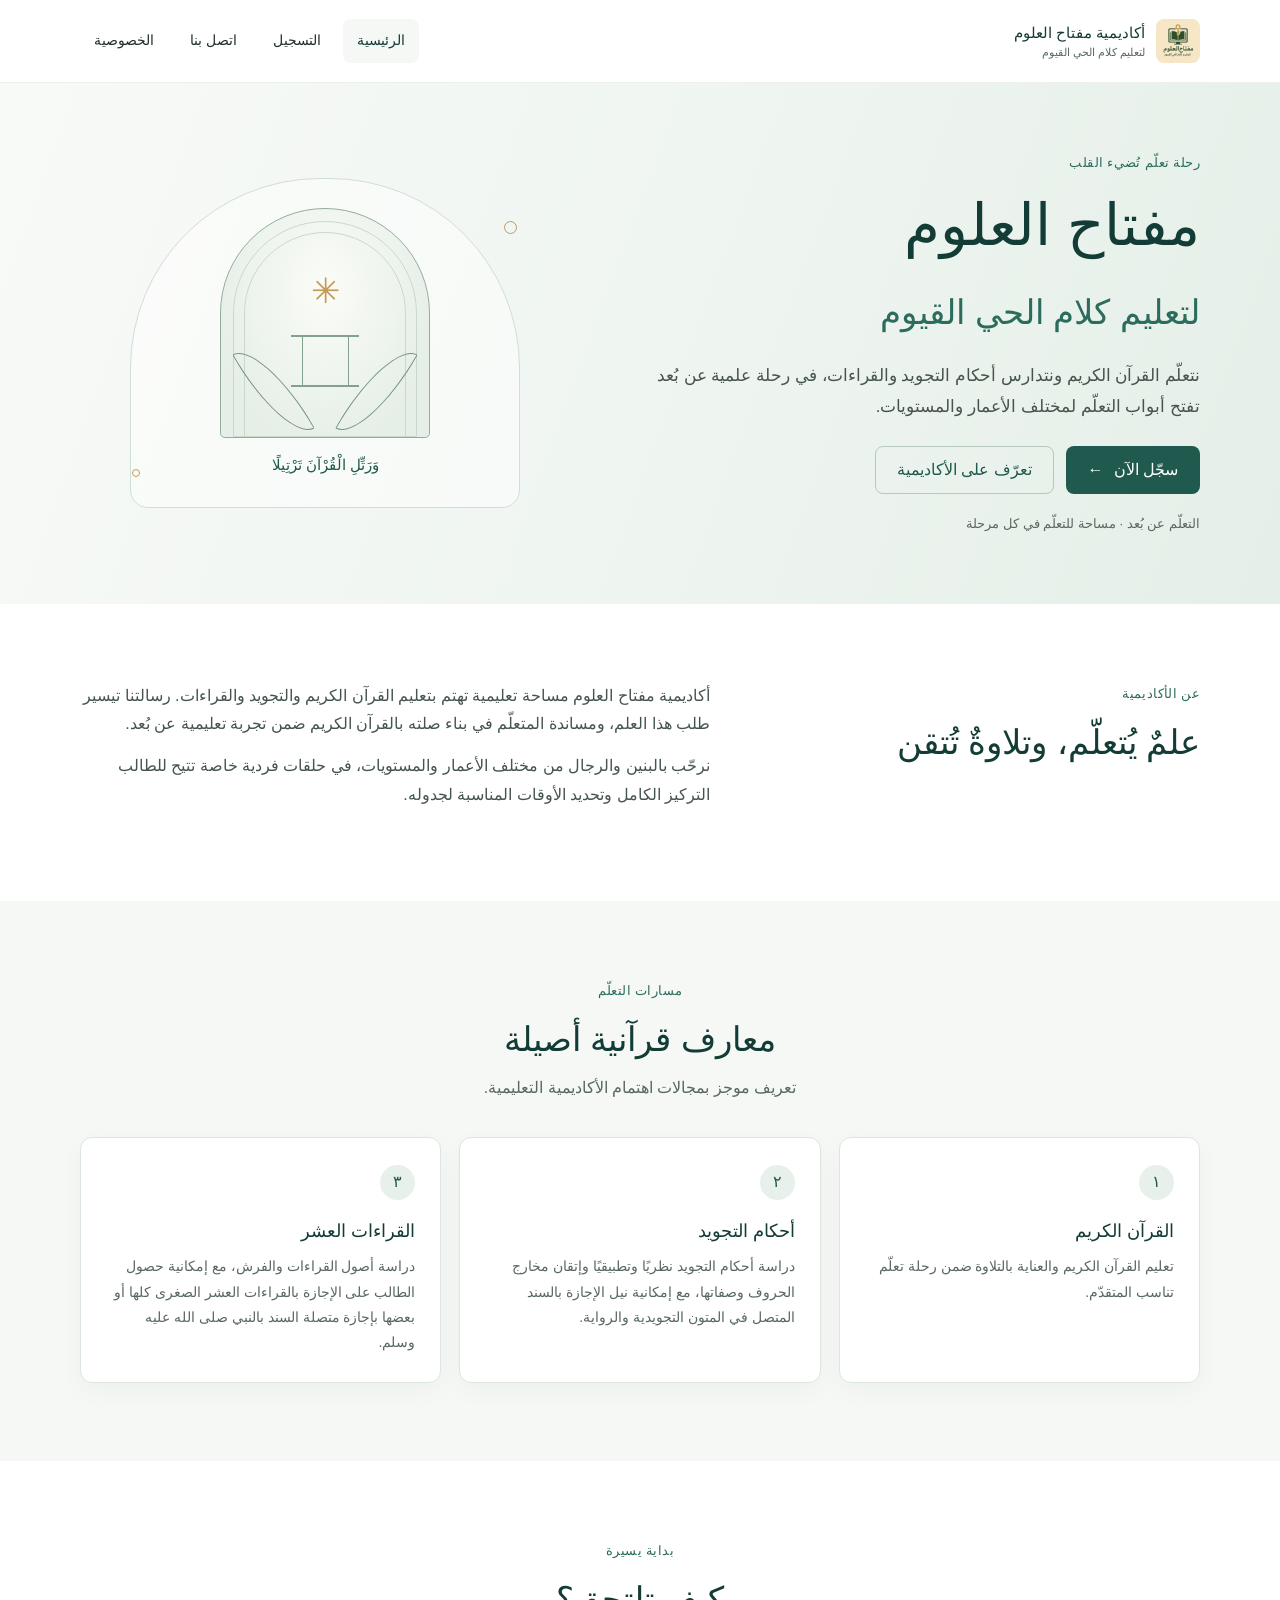
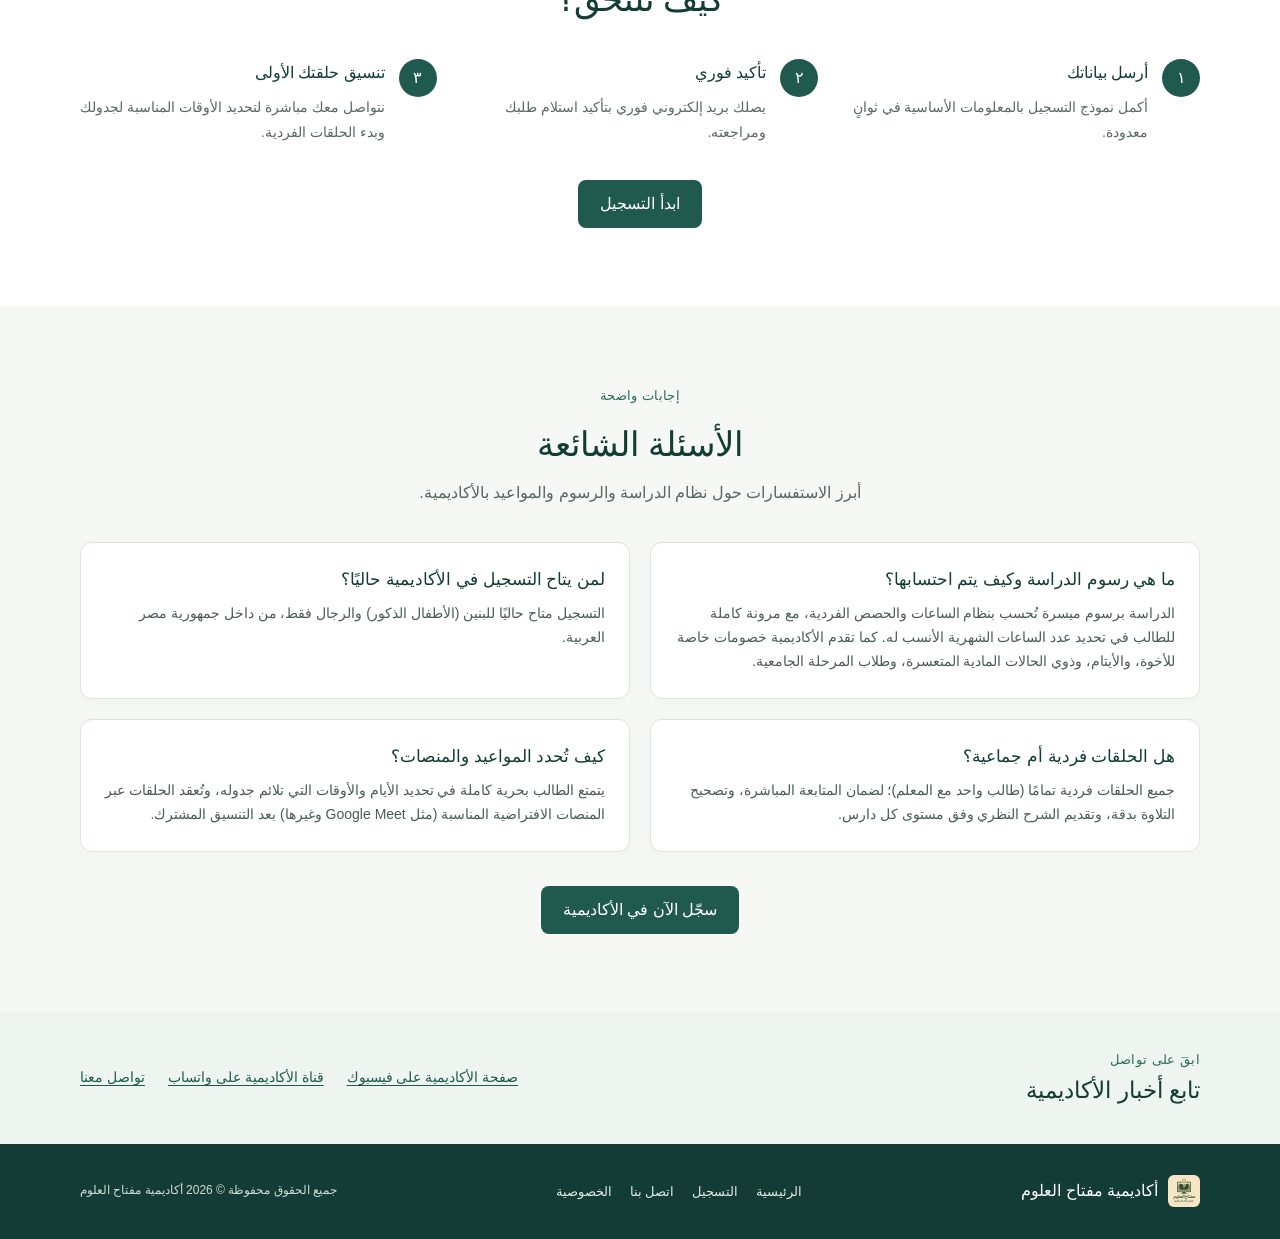
<file: index.html>
<!doctype html>
<html lang="ar" dir="rtl">
<head>
  <meta charset="utf-8">
  <meta name="viewport" content="width=device-width, initial-scale=1">
  <meta name="theme-color" content="#123c35">
  <meta name="description" content="أكاديمية مفتاح العلوم لتعليم كلام الحي القيوم. تعليم القرآن الكريم والتجويد والقراءات عن بُعد لمختلف الأعمار والمستويات.">
  <meta property="og:type" content="website">
  <meta property="og:title" content="أكاديمية مفتاح العلوم">
  <meta property="og:description" content="تعليم القرآن الكريم والتجويد والقراءات عن بُعد.">
  <title>أكاديمية مفتاح العلوم | تعليم كلام الحي القيوم</title>
  <link rel="icon" type="image/png" href="assets/images/logo.png">
  <link rel="stylesheet" href="assets/css/style.css">
  <script src="assets/js/config.js" defer></script>
  <script src="assets/js/main.js" defer></script>
</head>
<body>
  <a class="skip-link" href="#main-content">انتقل إلى المحتوى الرئيسي</a>
  <header class="site-header">
    <div class="container header-inner">
      <a class="brand" href="index.html" aria-label="أكاديمية مفتاح العلوم - الصفحة الرئيسية">
        <img class="brand-logo" src="assets/images/logo.png" alt="شعار أكاديمية مفتاح العلوم" width="46" height="46">
        <span class="brand-copy"><strong>أكاديمية مفتاح العلوم</strong><small>لتعليم كلام الحي القيوم</small></span>
      </a>
      <nav class="site-nav" aria-label="التنقل الرئيسي">
        <a href="index.html" aria-current="page">الرئيسية</a>
        <a href="register.html">التسجيل</a>
        <a href="contact.html">اتصل بنا</a>
        <a href="privacy.html">الخصوصية</a>
      </nav>
    </div>
  </header>

  <main id="main-content">
    <section class="hero">
      <div class="container hero-grid">
        <div class="hero-copy">
          <p class="eyebrow">رحلة تعلّم تُضيء القلب</p>
          <h1>مفتاح العلوم<br><span>لتعليم كلام الحي القيوم</span></h1>
          <p class="hero-intro">نتعلّم القرآن الكريم ونتدارس أحكام التجويد والقراءات، في رحلة علمية عن بُعد تفتح أبواب التعلّم لمختلف الأعمار والمستويات.</p>
          <div class="hero-actions">
            <a class="button button-primary" href="register.html">سجّل الآن <span aria-hidden="true">←</span></a>
            <a class="button button-quiet" href="#about">تعرّف على الأكاديمية</a>
          </div>
          <p class="hero-note">التعلّم عن بُعد · مساحة للتعلّم في كل مرحلة</p>
        </div>
        <div class="hero-art" aria-hidden="true">
          <div class="art-frame">
            <div class="art-arch"><span class="art-star">✳</span><span class="art-lines"></span><span class="art-leaf leaf-one"></span><span class="art-leaf leaf-two"></span></div>
            <span class="art-caption">وَرَتِّلِ الْقُرْآنَ تَرْتِيلًا</span>
          </div>
          <span class="art-dot dot-one"></span><span class="art-dot dot-two"></span>
        </div>
      </div>
    </section>

    <section class="section" id="about">
      <div class="container about-grid">
        <div>
          <p class="eyebrow">عن الأكاديمية</p>
          <h2>علمٌ يُتعلّم، وتلاوةٌ تُتقن</h2>
        </div>
        <div class="about-copy">
          <p>أكاديمية مفتاح العلوم مساحة تعليمية تهتم بتعليم القرآن الكريم والتجويد والقراءات. رسالتنا تيسير طلب هذا العلم، ومساندة المتعلّم في بناء صلته بالقرآن الكريم ضمن تجربة تعليمية عن بُعد.</p>
          <p>نرحّب بالبنين والرجال من مختلف الأعمار والمستويات، في حلقات فردية خاصة تتيح للطالب التركيز الكامل وتحديد الأوقات المناسبة لجدوله.</p>
        </div>
      </div>
    </section>

    <section class="section section-tinted" aria-labelledby="learning-title">
      <div class="container">
        <div class="section-heading">
          <p class="eyebrow">مسارات التعلّم</p>
          <h2 id="learning-title">معارف قرآنية أصيلة</h2>
          <p>تعريف موجز بمجالات اهتمام الأكاديمية التعليمية.</p>
        </div>
        <div class="cards-grid">
          <article class="info-card">
            <span class="card-number" aria-hidden="true">١</span>
            <h3>القرآن الكريم</h3>
            <p>تعليم القرآن الكريم والعناية بالتلاوة ضمن رحلة تعلّم تناسب المتقدّم.</p>
          </article>
          <article class="info-card">
            <span class="card-number" aria-hidden="true">٢</span>
            <h3>أحكام التجويد</h3>
            <p>دراسة أحكام التجويد نظريًا وتطبيقيًا وإتقان مخارج الحروف وصفاتها، مع إمكانية نيل الإجازة بالسند المتصل في المتون التجويدية والرواية.</p>
          </article>
          <article class="info-card">
            <span class="card-number" aria-hidden="true">٣</span>
            <h3>القراءات العشر</h3>
            <p>دراسة أصول القراءات والفرش، مع إمكانية حصول الطالب على الإجازة بالقراءات العشر الصغرى كلها أو بعضها بإجازة متصلة السند بالنبي صلى الله عليه وسلم.</p>
          </article>
        </div>
      </div>
    </section>

    <section class="section" aria-labelledby="steps-title">
      <div class="container">
        <div class="section-heading">
          <p class="eyebrow">بداية يسيرة</p>
          <h2 id="steps-title">كيف تلتحق؟</h2>
        </div>
        <ol class="steps-list">
          <li><span>١</span><div><h3>أرسل بياناتك</h3><p>أكمل نموذج التسجيل بالمعلومات الأساسية في ثوانٍ معدودة.</p></div></li>
          <li><span>٢</span><div><h3>تأكيد فوري</h3><p>يصلك بريد إلكتروني فوري بتأكيد استلام طلبك ومراجعته.</p></div></li>
          <li><span>٣</span><div><h3>تنسيق حلقتك الأولى</h3><p>نتواصل معك مباشرة لتحديد الأوقات المناسبة لجدولك وبدء الحلقات الفردية.</p></div></li>
        </ol>
        <div class="center-action"><a class="button button-primary" href="register.html">ابدأ التسجيل</a></div>
      </div>
    </section>

    <section class="section section-tinted" id="faq" aria-labelledby="faq-title">
      <div class="container">
        <div class="section-heading">
          <p class="eyebrow">إجابات واضحة</p>
          <h2 id="faq-title">الأسئلة الشائعة</h2>
          <p>أبرز الاستفسارات حول نظام الدراسة والرسوم والمواعيد بالأكاديمية.</p>
        </div>
        <div class="faq-grid">
          <article class="faq-item">
            <h3>ما هي رسوم الدراسة وكيف يتم احتسابها؟</h3>
            <p>الدراسة برسوم ميسرة تُحسب بنظام الساعات والحصص الفردية، مع مرونة كاملة للطالب في تحديد عدد الساعات الشهرية الأنسب له. كما تقدم الأكاديمية خصومات خاصة للأخوة، والأيتام، وذوي الحالات المادية المتعسرة، وطلاب المرحلة الجامعية.</p>
          </article>
          <article class="faq-item">
            <h3>لمن يتاح التسجيل في الأكاديمية حاليًا؟</h3>
            <p>التسجيل متاح حاليًا للبنين (الأطفال الذكور) والرجال فقط، من داخل جمهورية مصر العربية.</p>
          </article>
          <article class="faq-item">
            <h3>هل الحلقات فردية أم جماعية؟</h3>
            <p>جميع الحلقات فردية تمامًا (طالب واحد مع المعلم)؛ لضمان المتابعة المباشرة، وتصحيح التلاوة بدقة، وتقديم الشرح النظري وفق مستوى كل دارس.</p>
          </article>
          <article class="faq-item">
            <h3>كيف تُحدد المواعيد والمنصات؟</h3>
            <p>يتمتع الطالب بحرية كاملة في تحديد الأيام والأوقات التي تلائم جدوله، وتُعقد الحلقات عبر المنصات الافتراضية المناسبة (مثل Google Meet وغيرها) بعد التنسيق المشترك.</p>
          </article>
        </div>
        <div class="center-action">
          <a class="button button-primary" href="register.html">سجّل الآن في الأكاديمية</a>
        </div>
      </div>
    </section>

    <section class="social-band" aria-labelledby="social-title">
      <div class="container social-inner">
        <div><p class="eyebrow">ابقَ على تواصل</p><h2 id="social-title">تابع أخبار الأكاديمية</h2></div>
        <ul class="social-links" aria-label="روابط التواصل الاجتماعي">
          <li data-social-item hidden><a data-social-link="facebook" href="https://facebook.com" target="_blank" rel="noopener noreferrer">صفحة الأكاديمية على فيسبوك</a></li>
          <li data-social-item hidden><a data-social-link="whatsappChannel" href="https://whatsapp.com" target="_blank" rel="noopener noreferrer">قناة الأكاديمية على واتساب</a></li>
          <li><a href="contact.html">تواصل معنا</a></li>
        </ul>
      </div>
    </section>
  </main>

  <footer class="site-footer">
    <div class="container footer-inner">
      <a class="footer-brand" href="index.html">
        <img class="footer-logo" src="assets/images/logo.png" alt="" width="34" height="34" aria-hidden="true">
        <span>أكاديمية مفتاح العلوم</span>
      </a>
      <nav class="footer-nav" aria-label="روابط التذييل">
        <a href="index.html">الرئيسية</a><a href="register.html">التسجيل</a><a href="contact.html">اتصل بنا</a><a href="privacy.html">الخصوصية</a>
      </nav>
      <p>جميع الحقوق محفوظة © <span data-current-year>2026</span> أكاديمية مفتاح العلوم</p>
    </div>
  </footer>
</body>
</html>
</file>
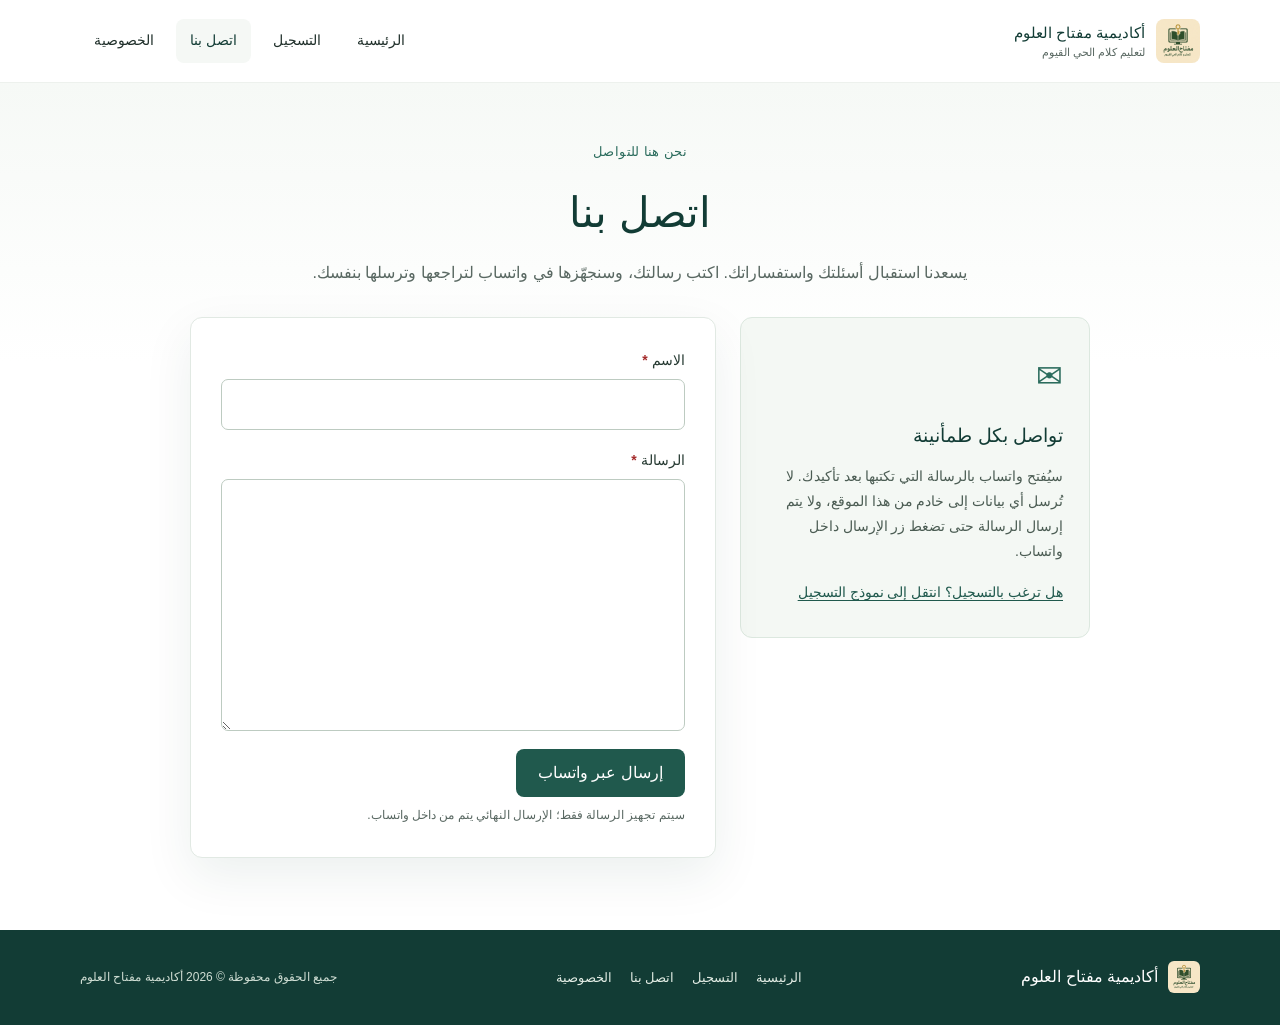
<file: contact.html>
<!doctype html>
<html lang="ar" dir="rtl">
<head>
  <meta charset="utf-8">
  <meta name="viewport" content="width=device-width, initial-scale=1">
  <meta name="theme-color" content="#123c35">
  <meta name="description" content="تواصل مع أكاديمية مفتاح العلوم للاستفسار. جهّز رسالة واتساب وأرسلها بنفسك.">
  <meta property="og:type" content="website">
  <meta property="og:title" content="اتصل بنا | أكاديمية مفتاح العلوم">
  <meta property="og:description" content="يسعدنا تواصلك واستفسارك عن الأكاديمية.">
  <title>اتصل بنا | أكاديمية مفتاح العلوم</title>
  <link rel="icon" type="image/png" href="assets/images/logo.png">
  <link rel="stylesheet" href="assets/css/style.css">
  <script src="assets/js/config.js" defer></script>
  <script src="assets/js/main.js" defer></script>
  <script src="assets/js/contact.js" defer></script>
</head>
<body>
  <a class="skip-link" href="#main-content">انتقل إلى المحتوى الرئيسي</a>
  <header class="site-header">
    <div class="container header-inner">
      <a class="brand" href="index.html" aria-label="أكاديمية مفتاح العلوم - الصفحة الرئيسية">
        <img class="brand-logo" src="assets/images/logo.png" alt="شعار أكاديمية مفتاح العلوم" width="46" height="46">
        <span class="brand-copy"><strong>أكاديمية مفتاح العلوم</strong><small>لتعليم كلام الحي القيوم</small></span>
      </a>
      <nav class="site-nav" aria-label="التنقل الرئيسي">
        <a href="index.html">الرئيسية</a><a href="register.html">التسجيل</a><a href="contact.html" aria-current="page">اتصل بنا</a><a href="privacy.html">الخصوصية</a>
      </nav>
    </div>
  </header>
  <main id="main-content" class="page-main">
    <section class="page-intro container">
      <p class="eyebrow">نحن هنا للتواصل</p>
      <h1>اتصل بنا</h1>
      <p>يسعدنا استقبال أسئلتك واستفساراتك. اكتب رسالتك، وسنجهّزها في واتساب لتراجعها وترسلها بنفسك.</p>
    </section>
    <div class="container contact-layout">
      <section class="contact-aside" aria-labelledby="contact-note-title">
        <div class="contact-symbol" aria-hidden="true">✉</div>
        <h2 id="contact-note-title">تواصل بكل طمأنينة</h2>
        <p>سيُفتح واتساب بالرسالة التي تكتبها بعد تأكيدك. لا تُرسل أي بيانات إلى خادم من هذا الموقع، ولا يتم إرسال الرسالة حتى تضغط زر الإرسال داخل واتساب.</p>
        <a href="register.html">هل ترغب بالتسجيل؟ انتقل إلى نموذج التسجيل</a>
      </section>
      <form class="form-card contact-form" id="contact-form" novalidate>
        <div class="field">
          <label for="contact-name">الاسم <span class="required-mark" aria-hidden="true">*</span></label>
          <input id="contact-name" name="name" type="text" autocomplete="name" required aria-describedby="contact-name-error">
          <span class="field-error" id="contact-name-error"></span>
        </div>
        <div class="field">
          <label for="contact-message">الرسالة <span class="required-mark" aria-hidden="true">*</span></label>
          <textarea id="contact-message" name="message" rows="8" required aria-describedby="contact-message-error"></textarea>
          <span class="field-error" id="contact-message-error"></span>
        </div>
        <button class="button button-primary" type="submit">إرسال عبر واتساب</button>
        <p class="privacy-note">سيتم تجهيز الرسالة فقط؛ الإرسال النهائي يتم من داخل واتساب.</p>
        <div class="form-feedback" id="contact-feedback" role="status" aria-live="polite" tabindex="-1"></div>
        <div class="handoff-tools" id="contact-handoff" hidden>
          <a class="button button-secondary" id="contact-whatsapp-link" href="#" target="_blank" rel="noopener noreferrer">فتح واتساب يدويًا</a>
          <button class="button button-quiet" id="contact-copy-button" type="button">نسخ الرسالة</button>
          <label class="field-help" for="contact-message-copy">إذا تعذّر فتح واتساب، يمكنك نسخ نص الرسالة هنا:</label>
          <textarea id="contact-message-copy" rows="6" readonly></textarea>
          <p class="copy-feedback" id="contact-copy-feedback" aria-live="polite"></p>
        </div>
      </form>
    </div>
  </main>
  <footer class="site-footer">
    <div class="container footer-inner">
      <a class="footer-brand" href="index.html">
        <img class="footer-logo" src="assets/images/logo.png" alt="" width="34" height="34" aria-hidden="true">
        <span>أكاديمية مفتاح العلوم</span>
      </a>
      <nav class="footer-nav" aria-label="روابط التذييل"><a href="index.html">الرئيسية</a><a href="register.html">التسجيل</a><a href="contact.html">اتصل بنا</a><a href="privacy.html">الخصوصية</a></nav>
      <p>جميع الحقوق محفوظة © <span data-current-year>2026</span> أكاديمية مفتاح العلوم</p>
    </div>
  </footer>
</body>
</html>
</file>
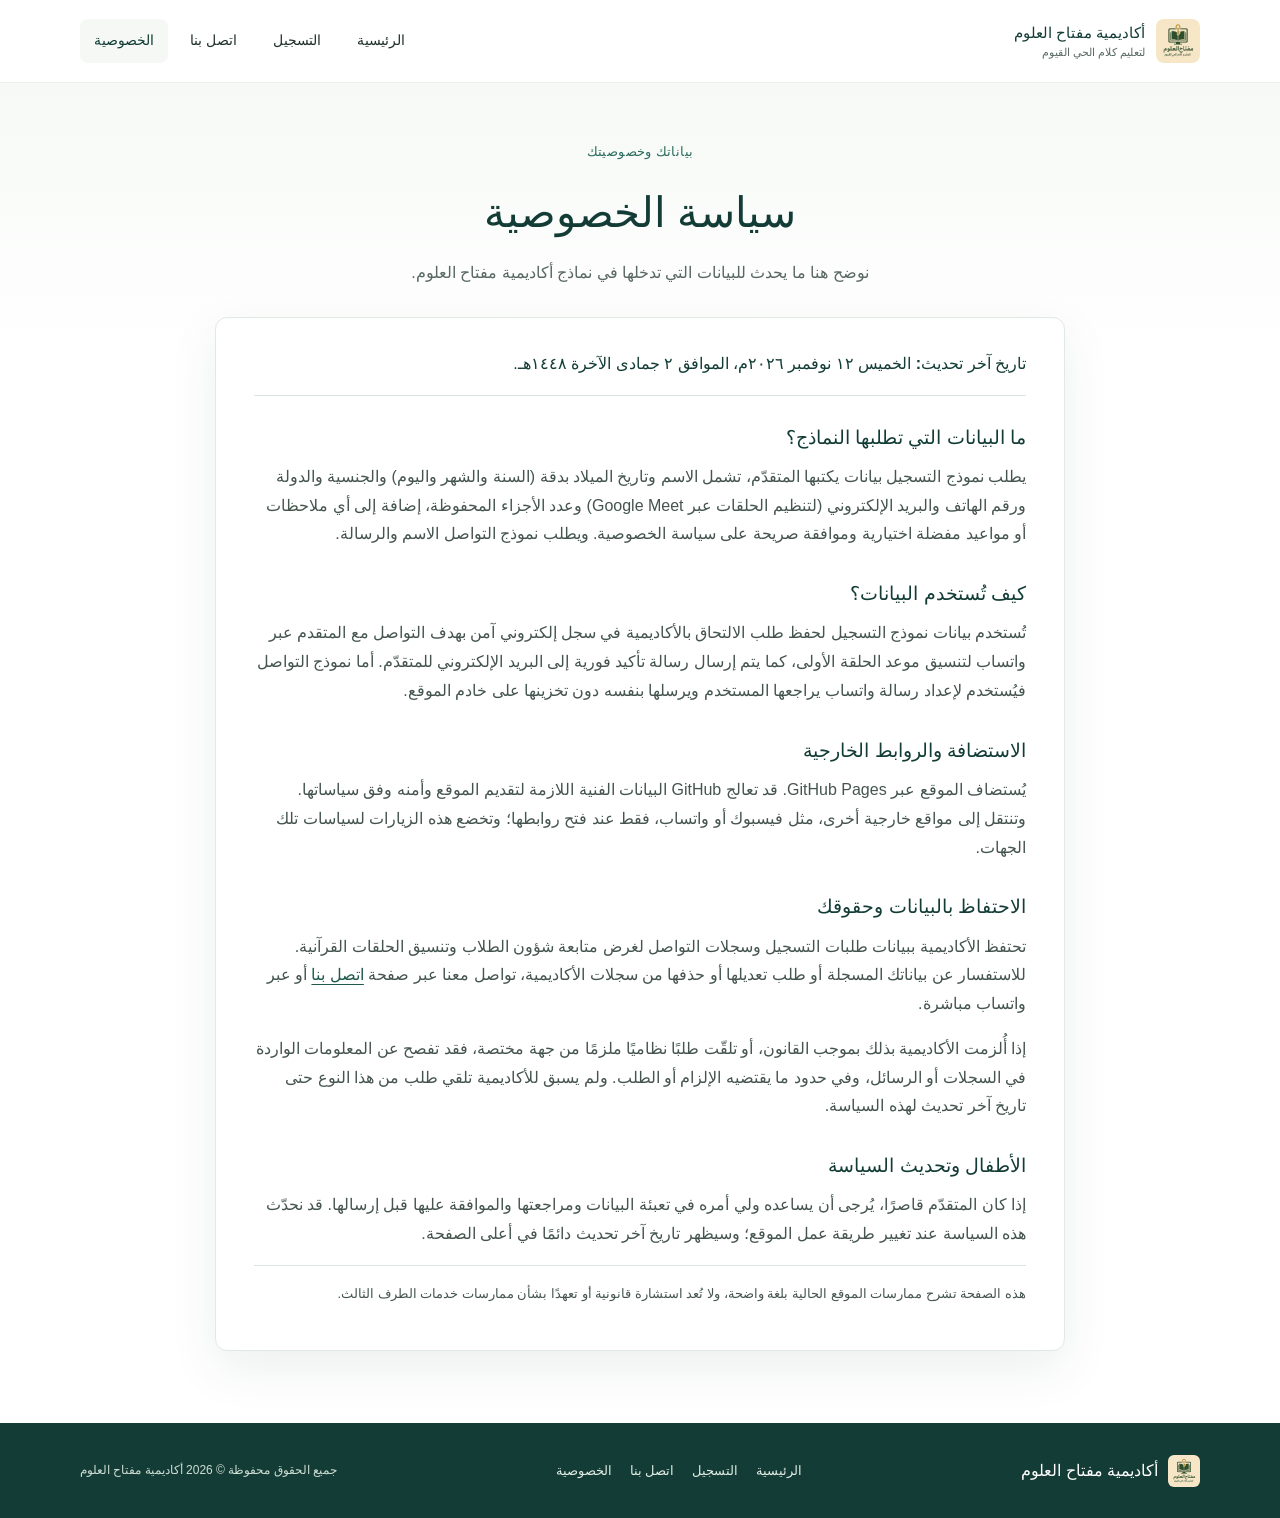
<file: privacy.html>
<!doctype html>
<html lang="ar" dir="rtl">
<head>
  <meta charset="utf-8">
  <meta name="viewport" content="width=device-width, initial-scale=1">
  <meta name="theme-color" content="#123c35">
  <meta name="description" content="سياسة خصوصية أكاديمية مفتاح العلوم، وتوضيح كيفية تعامل الموقع مع بيانات نماذج التسجيل والتواصل.">
  <meta property="og:type" content="website">
  <meta property="og:title" content="سياسة الخصوصية | أكاديمية مفتاح العلوم">
  <meta property="og:description" content="تعرف على البيانات التي تدخلها في الموقع وكيفية انتقالها إلى واتساب.">
  <title>سياسة الخصوصية | أكاديمية مفتاح العلوم</title>
  <link rel="icon" type="image/png" href="assets/images/logo.png">
  <link rel="stylesheet" href="assets/css/style.css">
</head>
<body>
  <a class="skip-link" href="#main-content">انتقل إلى المحتوى الرئيسي</a>
  <header class="site-header">
    <div class="container header-inner">
      <a class="brand" href="index.html" aria-label="أكاديمية مفتاح العلوم - الصفحة الرئيسية">
        <img class="brand-logo" src="assets/images/logo.png" alt="شعار أكاديمية مفتاح العلوم" width="46" height="46">
        <span class="brand-copy"><strong>أكاديمية مفتاح العلوم</strong><small>لتعليم كلام الحي القيوم</small></span>
      </a>
      <nav class="site-nav" aria-label="التنقل الرئيسي">
        <a href="index.html">الرئيسية</a><a href="register.html">التسجيل</a><a href="contact.html">اتصل بنا</a><a href="privacy.html" aria-current="page">الخصوصية</a>
      </nav>
    </div>
  </header>
  <main id="main-content" class="page-main">
    <section class="page-intro container">
      <p class="eyebrow">بياناتك وخصوصيتك</p>
      <h1>سياسة الخصوصية</h1>
      <p>نوضح هنا ما يحدث للبيانات التي تدخلها في نماذج أكاديمية مفتاح العلوم.</p>
    </section>
    <article class="container policy-content">
      <p class="policy-date"><strong>تاريخ آخر تحديث:</strong> الخميس ١٢ نوفمبر ٢٠٢٦م، الموافق ٢ جمادى الآخرة ١٤٤٨هـ.</p>

      <h2>ما البيانات التي تطلبها النماذج؟</h2>
      <p>يطلب نموذج التسجيل بيانات يكتبها المتقدّم، تشمل الاسم وتاريخ الميلاد بدقة (السنة والشهر واليوم) والجنسية والدولة ورقم الهاتف والبريد الإلكتروني (لتنظيم الحلقات عبر Google Meet) وعدد الأجزاء المحفوظة، إضافة إلى أي ملاحظات أو مواعيد مفضلة اختيارية وموافقة صريحة على سياسة الخصوصية. ويطلب نموذج التواصل الاسم والرسالة.</p>

      <h2>كيف تُستخدم البيانات؟</h2>
      <p>تُستخدم بيانات نموذج التسجيل لحفظ طلب الالتحاق بالأكاديمية في سجل إلكتروني آمن بهدف التواصل مع المتقدم عبر واتساب لتنسيق موعد الحلقة الأولى، كما يتم إرسال رسالة تأكيد فورية إلى البريد الإلكتروني للمتقدّم. أما نموذج التواصل فيُستخدم لإعداد رسالة واتساب يراجعها المستخدم ويرسلها بنفسه دون تخزينها على خادم الموقع.</p>

      <h2>الاستضافة والروابط الخارجية</h2>
      <p>يُستضاف الموقع عبر GitHub Pages. قد تعالج GitHub البيانات الفنية اللازمة لتقديم الموقع وأمنه وفق سياساتها. وتنتقل إلى مواقع خارجية أخرى، مثل فيسبوك أو واتساب، فقط عند فتح روابطها؛ وتخضع هذه الزيارات لسياسات تلك الجهات.</p>

      <h2>الاحتفاظ بالبيانات وحقوقك</h2>
      <p>تحتفظ الأكاديمية ببيانات طلبات التسجيل وسجلات التواصل لغرض متابعة شؤون الطلاب وتنسيق الحلقات القرآنية. للاستفسار عن بياناتك المسجلة أو طلب تعديلها أو حذفها من سجلات الأكاديمية، تواصل معنا عبر صفحة <a href="contact.html">اتصل بنا</a> أو عبر واتساب مباشرة.</p>
      <p>إذا أُلزمت الأكاديمية بذلك بموجب القانون، أو تلقّت طلبًا نظاميًا ملزمًا من جهة مختصة، فقد تفصح عن المعلومات الواردة في السجلات أو الرسائل، وفي حدود ما يقتضيه الإلزام أو الطلب. ولم يسبق للأكاديمية تلقي طلب من هذا النوع حتى تاريخ آخر تحديث لهذه السياسة.</p>

      <h2>الأطفال وتحديث السياسة</h2>
      <p>إذا كان المتقدّم قاصرًا، يُرجى أن يساعده ولي أمره في تعبئة البيانات ومراجعتها والموافقة عليها قبل إرسالها. قد نحدّث هذه السياسة عند تغيير طريقة عمل الموقع؛ وسيظهر تاريخ آخر تحديث دائمًا في أعلى الصفحة.</p>
      <p class="policy-disclaimer">هذه الصفحة تشرح ممارسات الموقع الحالية بلغة واضحة، ولا تُعد استشارة قانونية أو تعهدًا بشأن ممارسات خدمات الطرف الثالث.</p>
    </article>
  </main>
  <footer class="site-footer">
    <div class="container footer-inner">
      <a class="footer-brand" href="index.html">
        <img class="footer-logo" src="assets/images/logo.png" alt="" width="34" height="34" aria-hidden="true">
        <span>أكاديمية مفتاح العلوم</span>
      </a>
      <nav class="footer-nav" aria-label="روابط التذييل">
        <a href="index.html">الرئيسية</a><a href="register.html">التسجيل</a><a href="contact.html">اتصل بنا</a><a href="privacy.html" aria-current="page">الخصوصية</a>
      </nav>
      <p>جميع الحقوق محفوظة © <span data-current-year>2026</span> أكاديمية مفتاح العلوم</p>
    </div>
  </footer>
</body>
</html>
</file>
<file: assets/css/style.css>
:root {
  color-scheme: light;
  --green-950: #123c35;
  --green-800: #20594d;
  --green-700: #2b6c5d;
  --green-100: #e8f0eb;
  --green-50: #f5f8f5;
  --ink: #20302b;
  --muted: #596862;
  --gold: #c39b57;
  --line: #dce5df;
  --white: #fff;
  --danger: #a52c2c;
  --shadow: 0 18px 50px rgba(18, 60, 53, .08);
  font-family: Tahoma, "Segoe UI", Arial, sans-serif;
  font-synthesis: none;
  text-rendering: optimizeLegibility;
}

* { box-sizing: border-box; }
html { scroll-behavior: smooth; }
body { margin: 0; color: var(--ink); background: var(--white); line-height: 1.8; }
a { color: var(--green-800); text-underline-offset: .22em; }
a:hover { color: var(--green-950); }
button, input, select, textarea { font: inherit; }
button, a { touch-action: manipulation; }
.container { width: min(1120px, calc(100% - 40px)); margin-inline: auto; }
.skip-link { position: absolute; z-index: 20; top: 8px; right: 8px; padding: 10px 16px; color: #fff; background: var(--green-950); transform: translateY(-150%); }
.skip-link:focus { transform: translateY(0); }

:focus-visible { outline: 3px solid #bd7d1b; outline-offset: 3px; }
.site-header { position: relative; z-index: 2; background: #fff; border-bottom: 1px solid #edf1ed; }
.header-inner { min-height: 82px; display: flex; align-items: center; justify-content: space-between; gap: 24px; }
.brand { display: inline-flex; align-items: center; gap: 11px; color: var(--green-950); text-decoration: none; }
.brand-logo { width: 44px; height: 44px; object-fit: contain; border-radius: 8px; flex-shrink: 0; }
.brand-mark { width: 43px; height: 43px; display: grid; place-items: center; border: 1px solid #c8d8cf; border-radius: 50% 50% 7px 50%; color: var(--green-800); font-size: 23px; font-weight: 700; }
.brand-copy { display: grid; line-height: 1.5; }
.brand-copy strong { font-size: 15px; }
.brand-copy small { color: var(--muted); font-size: 11px; }
.site-nav, .footer-nav { display: flex; align-items: center; gap: 8px; }
.site-nav a { padding: 9px 14px; border-radius: 8px; color: var(--ink); font-size: 14px; text-decoration: none; }
.site-nav a:hover, .site-nav a[aria-current="page"] { color: var(--green-950); background: var(--green-50); }

.hero { position: relative; overflow: hidden; background: linear-gradient(110deg, #f8faf7 0%, #edf4ef 62%, #e5eee8 100%); }
.hero-grid { min-height: 490px; display: grid; grid-template-columns: 1.08fr .92fr; align-items: center; gap: 54px; padding-block: 68px; }
.eyebrow { margin: 0 0 12px; color: var(--green-700); font-size: 13px; font-weight: 700; letter-spacing: .03em; }
h1, h2, h3, p { margin-top: 0; }
.hero h1 { margin-bottom: 18px; color: var(--green-950); font-size: clamp(36px, 5vw, 58px); line-height: 1.35; }
.hero h1 span { color: var(--green-700); font-size: .59em; }
.hero-intro { max-width: 580px; margin-bottom: 24px; color: #45554e; font-size: 17px; }
.hero-actions { display: flex; align-items: center; flex-wrap: wrap; gap: 12px; }
.button { min-height: 48px; display: inline-flex; align-items: center; justify-content: center; gap: 10px; padding: 10px 21px; border: 1px solid transparent; border-radius: 8px; font-weight: 700; line-height: 1.5; text-align: center; text-decoration: none; cursor: pointer; transition: background-color .16s ease, transform .16s ease; }
.button:hover { transform: translateY(-1px); }
.button-primary { color: #fff; background: var(--green-800); }
.button-primary:hover { color: #fff; background: var(--green-950); }
.button-secondary { color: var(--green-950); background: var(--green-100); border-color: #c9d9cf; }
.button-secondary:hover { color: var(--green-950); background: #dbe9df; }
.button-quiet { color: var(--green-800); background: transparent; border-color: #b7c9be; }
.button-quiet:hover { color: var(--green-950); background: #edf3ee; }
.hero-note { margin: 18px 0 0; color: var(--muted); font-size: 13px; }
.hero-art { position: relative; justify-self: center; width: min(100%, 390px); }
.art-frame { position: relative; height: 330px; display: flex; flex-direction: column; align-items: center; justify-content: center; overflow: hidden; border: 1px solid #d1ded4; border-radius: 190px 190px 18px 18px; background: rgba(255,255,255,.52); }
.art-arch { position: relative; width: 210px; height: 230px; display: flex; flex-direction: column; align-items: center; justify-content: center; overflow: hidden; border: 1px solid #93ad9b; border-radius: 110px 110px 5px 5px; background: radial-gradient(ellipse at 50% 35%, #fbfcf8 0%, #e5eee7 78%); }
.art-arch::before, .art-arch::after { position: absolute; content: ""; border: 1px solid #cad8cc; border-radius: 100px 100px 0 0; }
.art-arch::before { inset: 12px 12px 0; }
.art-arch::after { inset: 23px 23px 0; }
.art-star { z-index: 1; color: var(--gold); font-size: 35px; }
.art-lines { z-index: 1; width: 68px; height: 52px; margin-top: 13px; border-top: 2px solid #84a18d; border-bottom: 2px solid #84a18d; }
.art-lines::after { display: block; width: 45px; height: 100%; margin-inline: auto; border-inline: 1px solid #84a18d; content: ""; }
.art-leaf { position: absolute; z-index: 1; bottom: -7px; width: 35px; height: 105px; border: 1px solid #71927e; border-radius: 100% 0 100% 0; transform: rotate(30deg); }
.leaf-one { right: 35px; }
.leaf-two { left: 35px; transform: scaleX(-1) rotate(30deg); }
.art-caption { margin-top: 13px; color: var(--green-800); font-size: 15px; }
.art-dot { position: absolute; width: 13px; height: 13px; border: 1px solid var(--gold); border-radius: 50%; }
.dot-one { top: 43px; right: 3px; }.dot-two { bottom: 31px; left: 2px; width: 8px; height: 8px; }

.section { padding-block: 78px; }
.about-grid { display: grid; grid-template-columns: .8fr 1.2fr; gap: 70px; align-items: start; }
.about-grid h2, .section-heading h2, .social-inner h2 { margin-bottom: 0; color: var(--green-950); font-size: clamp(26px, 3vw, 34px); line-height: 1.5; }
.about-copy p { margin-bottom: 13px; color: #45554e; }
.section-tinted { background: var(--green-50); }
.section-heading { max-width: 650px; margin: 0 auto 34px; text-align: center; }
.section-heading > p:last-child { margin: 9px 0 0; color: var(--muted); }
.cards-grid { display: grid; grid-template-columns: repeat(3, 1fr); gap: 18px; }
.info-card { min-height: 190px; padding: 27px 25px; border: 1px solid var(--line); border-radius: 12px; background: #fff; box-shadow: 0 8px 26px rgba(18,60,53,.035); }
.card-number { width: 35px; height: 35px; display: grid; place-items: center; margin-bottom: 15px; border-radius: 50%; color: var(--green-800); background: var(--green-100); font-weight: 700; }
.info-card h3, .steps-list h3 { margin-bottom: 7px; color: var(--green-950); font-size: 18px; }
.info-card p, .steps-list p { margin-bottom: 0; color: var(--muted); font-size: 14px; }
.steps-list { display: grid; grid-template-columns: repeat(3, 1fr); gap: 25px; margin: 0; padding: 0; list-style: none; }
.steps-list li { display: flex; align-items: flex-start; gap: 14px; }
.steps-list li > span { flex: 0 0 38px; width: 38px; height: 38px; display: grid; place-items: center; border-radius: 50%; color: #fff; background: var(--green-800); font-weight: 700; }
.steps-list h3 { font-size: 16px; }
.center-action { margin-top: 34px; text-align: center; }
.social-band { padding-block: 36px; background: #eef4ef; }
.social-inner { display: flex; align-items: center; justify-content: space-between; gap: 25px; }
.social-inner h2 { font-size: 23px; }
.social-inner .eyebrow { margin-bottom: 2px; }
.social-links { display: flex; flex-wrap: wrap; gap: 10px 23px; margin: 0; padding: 0; list-style: none; }
.social-links a { font-size: 14px; font-weight: 700; }

.site-footer { color: #dce8df; background: var(--green-950); }
.footer-inner { min-height: 95px; display: flex; align-items: center; justify-content: space-between; gap: 20px; padding-block: 19px; }
.footer-brand { display: inline-flex; align-items: center; gap: 10px; color: #fff; font-weight: 700; text-decoration: none; }
.footer-logo { width: 32px; height: 32px; object-fit: contain; border-radius: 6px; flex-shrink: 0; }
.footer-nav { flex-wrap: wrap; gap: 8px 18px; }
.footer-nav a { color: #e2ece4; font-size: 13px; text-decoration: none; }
.footer-inner > p { margin: 0; color: #d0ded4; font-size: 12px; }

.page-main { min-height: calc(100vh - 177px); padding-bottom: 72px; background: linear-gradient(180deg, #f6f9f6 0, #fff 280px); }
.page-intro { padding-top: 57px; padding-bottom: 29px; text-align: center; }
.page-intro h1 { margin-bottom: 8px; color: var(--green-950); font-size: clamp(30px, 4vw, 42px); }
.page-intro > p:last-child { max-width: 690px; margin: 0 auto; color: var(--muted); }
.form-layout { display: grid; grid-template-columns: .75fr 1.5fr; align-items: start; gap: 24px; }
.notice-card, .contact-aside { padding: 25px; border: 1px solid #dce8df; border-radius: 12px; background: #f4f8f4; }
.notice-icon { width: 34px; height: 34px; display: grid; place-items: center; margin-bottom: 12px; border: 1px solid #b9cebf; border-radius: 50%; color: var(--green-800); font-weight: 700; }
.notice-card h2, .contact-aside h2 { margin-bottom: 10px; color: var(--green-950); font-size: 19px; }
.notice-card p, .contact-aside p { color: #4b5c53; font-size: 14px; }
.notice-card p:last-child { margin-bottom: 0; }
.audience-alert { margin-bottom: 14px; padding: 12px 14px; border: 1px solid #c1d9c9; border-radius: 8px; background: #eaf3ed; color: var(--green-950); font-size: 13px; line-height: 1.6; }
.required-note { padding-top: 12px; border-top: 1px solid #dce8df; }
.required-note span, .required-mark { color: var(--danger); font-weight: 700; }
.form-card { padding: 30px; border: 1px solid #e1e9e3; border-radius: 12px; background: #fff; box-shadow: var(--shadow); }
.form-section { min-width: 0; margin: 0 0 25px; padding: 0 0 24px; border: 0; border-bottom: 1px solid #e8eee9; }
.form-section legend { width: 100%; margin-bottom: 19px; padding: 0; color: var(--green-950); font-size: 18px; font-weight: 700; }
.form-section legend span { display: inline-grid; width: 29px; height: 29px; place-items: center; margin-left: 6px; border-radius: 50%; color: var(--green-800); background: var(--green-100); font-size: 14px; }
.form-grid { display: grid; grid-template-columns: repeat(2, minmax(0, 1fr)); gap: 18px 16px; }
.field { min-width: 0; display: flex; flex-direction: column; align-items: stretch; gap: 6px; }
.field-wide { grid-column: 1 / -1; }
.field label { color: #263a32; font-size: 14px; font-weight: 700; }
.optional-mark { color: var(--muted); font-size: 12px; font-weight: 400; }
.birth-date-group { margin: 0; padding: 0; border: 0; }
.field-subheading { display: block; margin-bottom: 6px; color: #263a32; font-size: 14px; font-weight: 700; }
.dob-selectors { display: grid; grid-template-columns: repeat(3, minmax(0, 1fr)); gap: 10px; margin-bottom: 4px; }
.dob-col { display: flex; flex-direction: column; gap: 4px; }
.dob-col label { color: var(--muted); font-size: 12px; font-weight: 700; }
.field select:disabled { background: #f2f6f3; color: #8e9e94; border-color: #dce4de; cursor: not-allowed; }
.field input, .field select, .field textarea, .handoff-tools textarea { width: 100%; min-height: 47px; padding: 10px 12px; border: 1px solid #bdcbc1; border-radius: 7px; color: var(--ink); background: #fff; }
.field textarea, .handoff-tools textarea { min-height: auto; resize: vertical; }
.field input:hover, .field select:hover, .field textarea:hover, .handoff-tools textarea:hover { border-color: #7e9c88; }
.field input[aria-invalid="true"], .field select[aria-invalid="true"], .field textarea[aria-invalid="true"] { border-color: var(--danger); }
.field-help { color: var(--muted); font-size: 12px; }
.field-error { min-height: 0; color: var(--danger); font-size: 12px; }
.field-error:empty { display: none; }
.faq-grid { display: grid; grid-template-columns: repeat(2, minmax(0, 1fr)); gap: 20px; }
.faq-item { padding: 24px; border: 1px solid var(--line); border-radius: 12px; background: #fff; box-shadow: 0 4px 18px rgba(18,60,53,.025); }
.faq-item h3 { margin-bottom: 10px; color: var(--green-950); font-size: 17px; line-height: 1.5; }
.faq-item p { margin: 0; color: #4b5c53; font-size: 14px; line-height: 1.7; }
.form-actions { display: flex; flex-wrap: wrap; align-items: center; gap: 12px 20px; }
.privacy-note { margin: 0; color: var(--muted); font-size: 12px; }
.form-feedback { margin-top: 17px; color: var(--green-950); font-weight: 700; }
.form-feedback:empty { display: none; }
.handoff-tools { display: grid; justify-items: start; gap: 11px; margin-top: 17px; padding-top: 17px; border-top: 1px solid var(--line); }
.handoff-tools[hidden] { display: none; }
.handoff-tools textarea { direction: rtl; font-size: 13px; }
.copy-feedback { margin: 0; color: var(--green-800); font-size: 13px; }

/* تنسيقات مربع اختيار سياسة الخصوصية */
.field-checkbox { margin: 12px 0 6px; }
.checkbox-label { display: inline-flex; align-items: flex-start; gap: 10px; cursor: pointer; font-size: 14px; color: var(--ink); line-height: 1.6; }
.checkbox-label input[type="checkbox"] { width: 19px; height: 19px; min-height: 19px; margin-top: 2px; accent-color: var(--green-800); cursor: pointer; flex-shrink: 0; }

/* تنسيقات حقل الهاتف intl-tel-input */
.iti { width: 100%; direction: ltr; }
.iti input#phone { width: 100%; min-height: 47px; font-family: inherit; }
.iti__country-list { text-align: right; direction: rtl; }

/* بطاقة نجاح التسجيل */
.success-card { margin-top: 24px; padding: 28px 24px; border: 2px solid #20594d; border-radius: 12px; background: #f3f8f4; text-align: center; }
.success-card[hidden] { display: none; }
.success-icon { width: 48px; height: 48px; display: grid; place-items: center; margin: 0 auto 14px; border-radius: 50%; color: #fff; background: var(--green-800); font-size: 24px; font-weight: 700; }
.success-card h2 { margin-bottom: 8px; color: var(--green-950); font-size: 22px; }
.success-card p { color: #354a3f; font-size: 15px; margin-bottom: 12px; }
.whatsapp-notice-highlight { margin-top: 10px; padding: 12px 14px; border: 1px solid #c2dbcb; border-radius: 8px; background: #eaf3ed; color: var(--green-950); font-size: 14px; line-height: 1.6; }
.success-actions { display: flex; flex-wrap: wrap; justify-content: center; gap: 12px; margin-top: 18px; }

.contact-layout { max-width: 900px; display: grid; grid-template-columns: .8fr 1.2fr; align-items: start; gap: 24px; }
.contact-aside { padding: 30px 26px; }
.contact-aside a { font-size: 14px; font-weight: 700; }
.contact-symbol { margin-bottom: 14px; color: var(--green-700); font-size: 32px; }
.contact-form { display: grid; gap: 18px; }
.contact-form .button { justify-self: start; }
.contact-form .privacy-note { margin-top: -10px; }
.not-found { min-height: 100vh; display: flex; flex-direction: column; align-items: flex-start; justify-content: center; }
.not-found h1 { color: var(--green-950); font-size: clamp(30px, 5vw, 48px); }
.not-found p:not(.eyebrow) { color: var(--muted); }
.policy-content { max-width: 850px; padding: 32px 38px; border: 1px solid #e1e9e3; border-radius: 12px; background: #fff; box-shadow: var(--shadow); }
.policy-content h2 { margin: 28px 0 8px; color: var(--green-950); font-size: 19px; }
.policy-content h2:first-of-type { margin-top: 25px; }
.policy-content p { color: #45554e; }
.policy-date { padding-bottom: 16px; border-bottom: 1px solid var(--line); color: var(--green-950) !important; }
.policy-disclaimer { padding-top: 16px; border-top: 1px solid var(--line); font-size: 13px; }

@media (max-width: 760px) {
  .container { width: min(100% - 32px, 600px); }
  .header-inner { min-height: 0; align-items: flex-start; flex-direction: column; gap: 9px; padding-block: 13px; }
  .site-nav { width: 100%; overflow-x: auto; gap: 2px; }
  .site-nav a { padding: 7px 11px; white-space: nowrap; }
  .hero-grid { min-height: 0; grid-template-columns: 1fr; gap: 33px; padding-block: 48px; }
  .hero-copy { order: 0; }
  .hero-art { order: 1; width: min(100%, 320px); }
  .art-frame { height: 270px; }
  .art-arch { transform: scale(.85); }
  .about-grid { grid-template-columns: 1fr; gap: 15px; }
  .section { padding-block: 55px; }
  .cards-grid { grid-template-columns: 1fr; }
  .info-card { min-height: 0; }
  .steps-list { grid-template-columns: 1fr; gap: 21px; }
  .social-inner, .footer-inner { align-items: flex-start; flex-direction: column; }
  .footer-inner { padding-block: 24px; }
  .form-layout, .contact-layout { grid-template-columns: 1fr; }
  .notice-card { order: 0; }
  .form-card { order: 1; padding: 22px 18px; }
  .page-intro { padding-top: 40px; }
  .policy-content { padding: 23px 19px; }
  .faq-grid { grid-template-columns: 1fr; }
}
@media (max-width: 480px) {
  .container { width: calc(100% - 28px); }
  .form-grid { grid-template-columns: 1fr; }
  .field-wide { grid-column: auto; }
  .dob-selectors { grid-template-columns: 1fr; gap: 8px; }
  .hero h1 { font-size: 37px; }
  .hero-intro { font-size: 15px; }
  .hero-actions { align-items: stretch; flex-direction: column; }
  .hero-actions .button { width: 100%; }
  .form-actions { align-items: stretch; flex-direction: column; }
  .form-actions .button { width: 100%; }
}
@media (prefers-reduced-motion: reduce) {
  *, *::before, *::after { scroll-behavior: auto !important; transition-duration: .01ms !important; animation-duration: .01ms !important; animation-iteration-count: 1 !important; }
}
</file>
